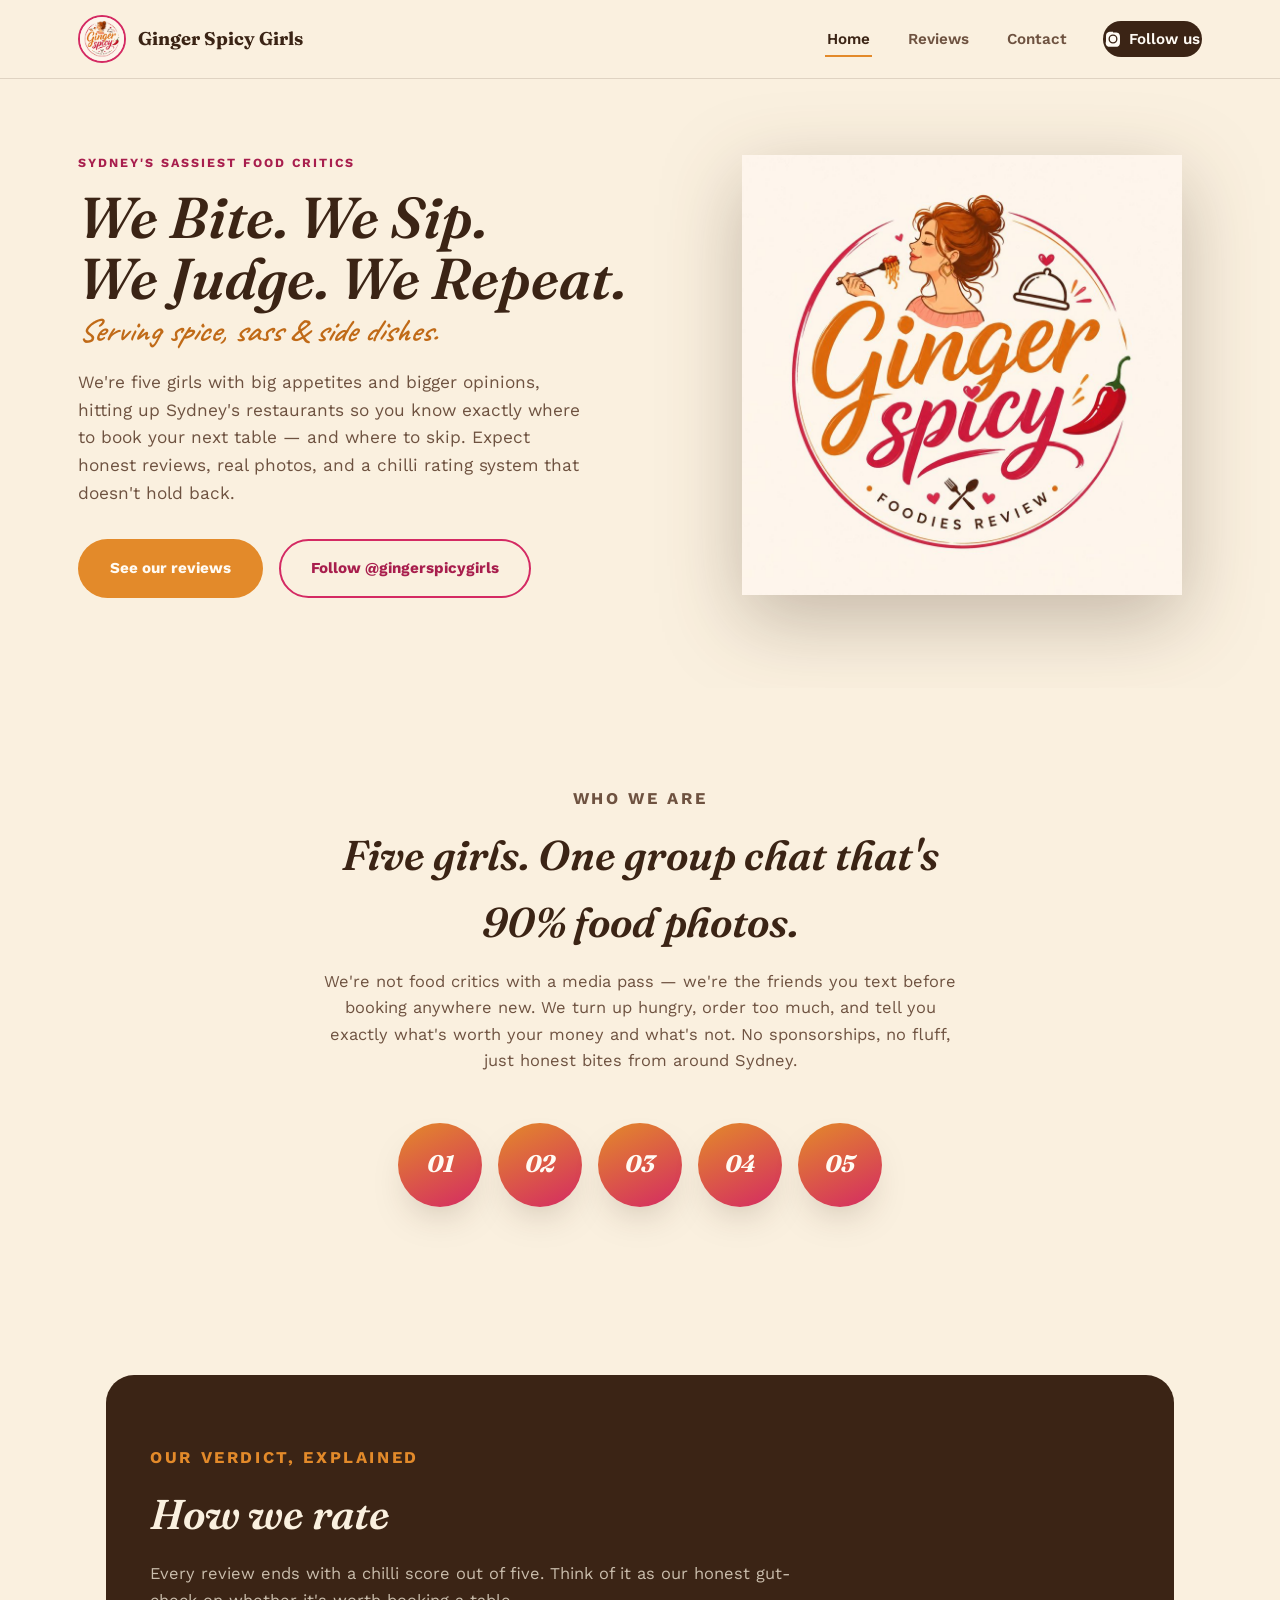
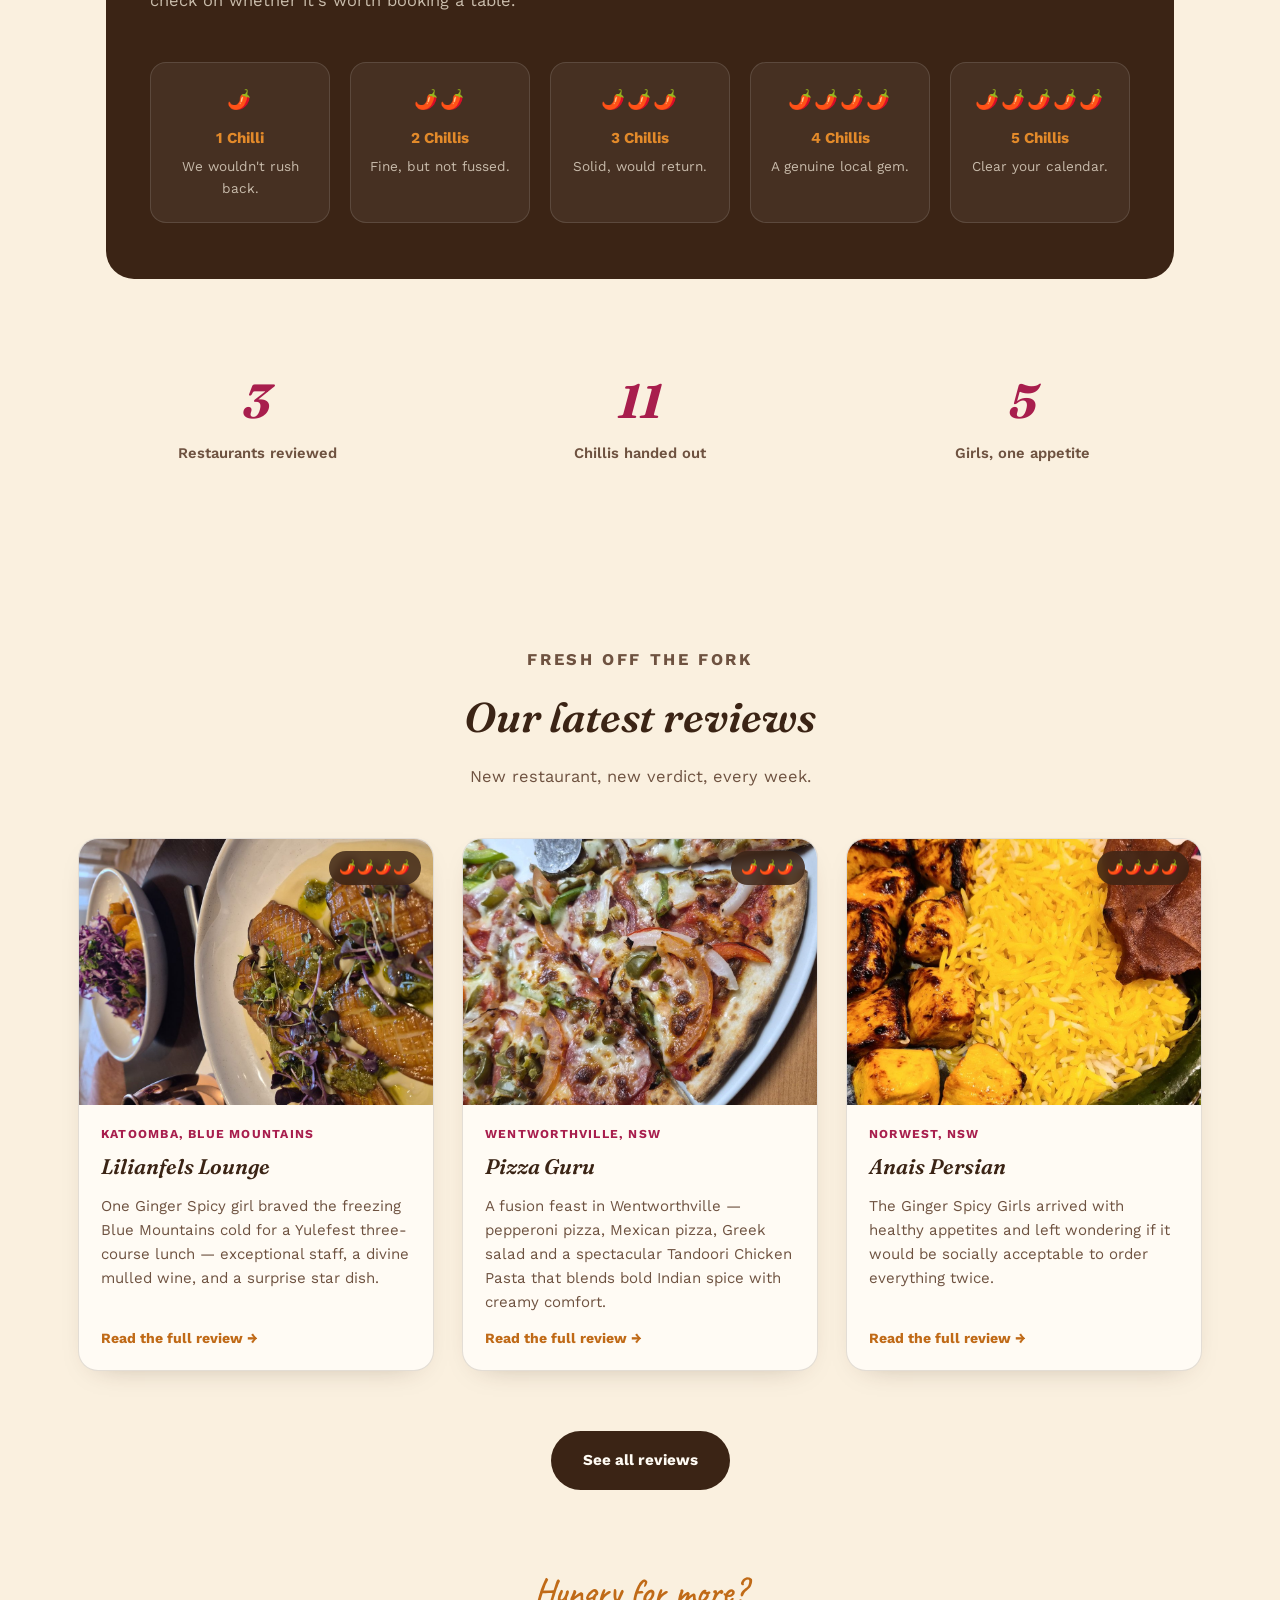
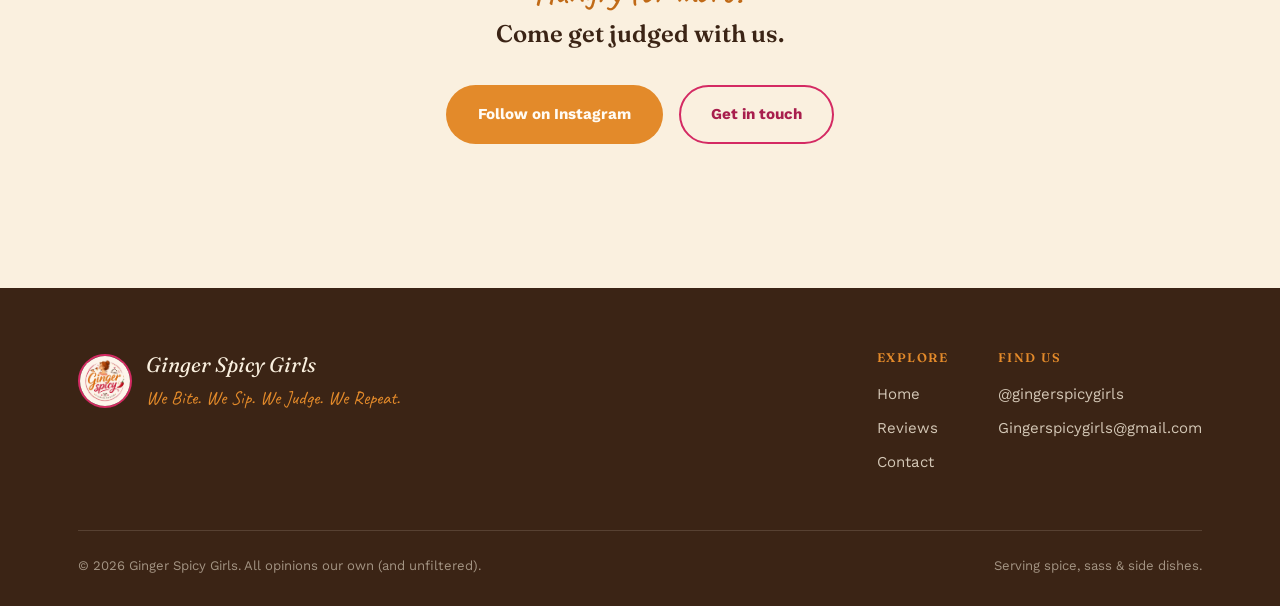
<file: index.html>
<!DOCTYPE html>
<html lang="en">
<head>
<meta charset="UTF-8">
<meta name="viewport" content="width=device-width, initial-scale=1.0">
<title>Ginger Spicy Girls | Sydney Restaurant Reviews</title>
<meta name="description" content="Five girls, big appetites, bigger opinions. Honest Sydney restaurant reviews from the Ginger Spicy Girls — we bite, we sip, we judge, we repeat.">

<link rel="preconnect" href="https://fonts.googleapis.com">
<link rel="preconnect" href="https://fonts.gstatic.com" crossorigin>
<link href="https://fonts.googleapis.com/css2?family=Fraunces:ital,wght@0,500;0,600;0,700;1,500;1,600&family=Caveat:wght@500;600;700&family=Work+Sans:wght@400;500;600;700&display=swap" rel="stylesheet">
<link rel="stylesheet" href="css/styles.css">
<link rel="icon" href="images/logo.jpg">
</head>
<body>

<div id="site-nav"></div>

<main>

  <!-- HERO -->
  <section class="hero">
    <div class="wrap">
      <div>
        <p class="eyebrow">Sydney's sassiest food critics</p>
        <h1>We Bite. We Sip.<br>We Judge. We Repeat.
          <span class="script-line">Serving spice, sass &amp; side dishes.</span>
        </h1>
        <p class="lede">We're five girls with big appetites and bigger opinions, hitting up Sydney's restaurants so you know exactly where to book your next table &mdash; and where to skip. Expect honest reviews, real photos, and a chilli rating system that doesn't hold back.</p>
        <div class="hero-ctas">
          <a class="btn btn-solid" href="reviews.html">See our reviews</a>
          <a class="btn btn-outline" href="https://www.instagram.com/gingerspicygirls?igsh=NWQ3czFib2l0cjV4" target="_blank" rel="noopener">Follow @gingerspicygirls</a>
        </div>
      </div>
      <div>
        <img class="hero-logo" src="images/logo.jpg" alt="Ginger Spicy Girls logo — illustration of a girl tasting food, surrounded by the words Ginger Spicy, Foodies Review">
      </div>
    </div>
  </section>

  <!-- WHO WE ARE -->
  <section>
    <div class="wrap">
      <div class="section-head center">
        <p class="eyebrow">Who we are</p>
        <h2>Five girls. One group chat that's 90% food photos.</h2>
        <p>We're not food critics with a media pass &mdash; we're the friends you text before booking anywhere new. We turn up hungry, order too much, and tell you exactly what's worth your money and what's not. No sponsorships, no fluff, just honest bites from around Sydney.</p>
      </div>
      <div class="girls-strip" aria-hidden="true">
        <div class="girl-chip">01</div>
        <div class="girl-chip">02</div>
        <div class="girl-chip">03</div>
        <div class="girl-chip">04</div>
        <div class="girl-chip">05</div>
      </div>
    </div>
  </section>

  <!-- HOW WE RATE -->
  <section>
    <div class="wrap">
      <div class="rate-band">
        <div class="section-head">
          <p class="eyebrow" style="color:var(--ginger)">Our verdict, explained</p>
          <h2 style="color:var(--cream)">How we rate</h2>
          <p style="color:rgba(250,240,223,0.75)">Every review ends with a chilli score out of five. Think of it as our honest gut-check on whether it's worth booking a table.</p>
        </div>
        <div class="rate-grid">
          <div class="rate-card">
            <div class="chilis">🌶️</div>
            <div class="label">1 Chilli</div>
            <div class="desc">We wouldn't rush back.</div>
          </div>
          <div class="rate-card">
            <div class="chilis">🌶️🌶️</div>
            <div class="label">2 Chillis</div>
            <div class="desc">Fine, but not fussed.</div>
          </div>
          <div class="rate-card">
            <div class="chilis">🌶️🌶️🌶️</div>
            <div class="label">3 Chillis</div>
            <div class="desc">Solid, would return.</div>
          </div>
          <div class="rate-card">
            <div class="chilis">🌶️🌶️🌶️🌶️</div>
            <div class="label">4 Chillis</div>
            <div class="desc">A genuine local gem.</div>
          </div>
          <div class="rate-card">
            <div class="chilis">🌶️🌶️🌶️🌶️🌶️</div>
            <div class="label">5 Chillis</div>
            <div class="desc">Clear your calendar.</div>
          </div>
        </div>
      </div>
    </div>
  </section>

  <!-- STATS -->
  <section style="padding-top:0;">
    <div class="wrap">
      <div class="stats-row" id="statsRow"></div>
    </div>
  </section>

  <!-- LATEST REVIEWS -->
  <section>
    <div class="wrap">
      <div class="section-head center">
        <p class="eyebrow">Fresh off the fork</p>
        <h2>Our latest reviews</h2>
        <p>New restaurant, new verdict, every week.</p>
      </div>
      <div class="review-grid" id="latestReviews"></div>
      <div class="text-center mt-lg">
        <a class="btn btn-dark" href="reviews.html">See all reviews</a>
      </div>
    </div>
  </section>

  <!-- CTA -->
  <section style="padding-top:0;">
    <div class="wrap text-center">
      <p class="script-line" style="font-size:2.2rem;">Hungry for more?</p>
      <h2 style="margin-top:6px;">Come get judged with us.</h2>
      <div class="hero-ctas" style="justify-content:center;">
        <a class="btn btn-solid" href="https://www.instagram.com/gingerspicygirls?igsh=NWQ3czFib2l0cjV4" target="_blank" rel="noopener">Follow on Instagram</a>
        <a class="btn btn-outline" href="contact.html">Get in touch</a>
      </div>
    </div>
  </section>

</main>

<div id="site-footer"></div>

<script src="js/nav.js"></script>
<script src="js/footer.js"></script>
<script src="js/reviews-data.js"></script>
<script src="js/reviews.js"></script>
<script>
  var latest = GSG.sortedReviews("newest").slice(0, 3);
  GSG.renderGrid("latestReviews", latest);

  var restaurantCount = REVIEWS.length;
  var totalChilis = REVIEWS.reduce(function (sum, r) { return sum + r.chilis; }, 0);

  document.getElementById("statsRow").innerHTML =
    '<div class="stat"><b>' + restaurantCount + '</b><span>Restaurants reviewed</span></div>' +
    '<div class="stat"><b>' + totalChilis + '</b><span>Chillis handed out</span></div>' +
    '<div class="stat"><b>5</b><span>Girls, one appetite</span></div>';
</script>
</body>
</html>
</file>
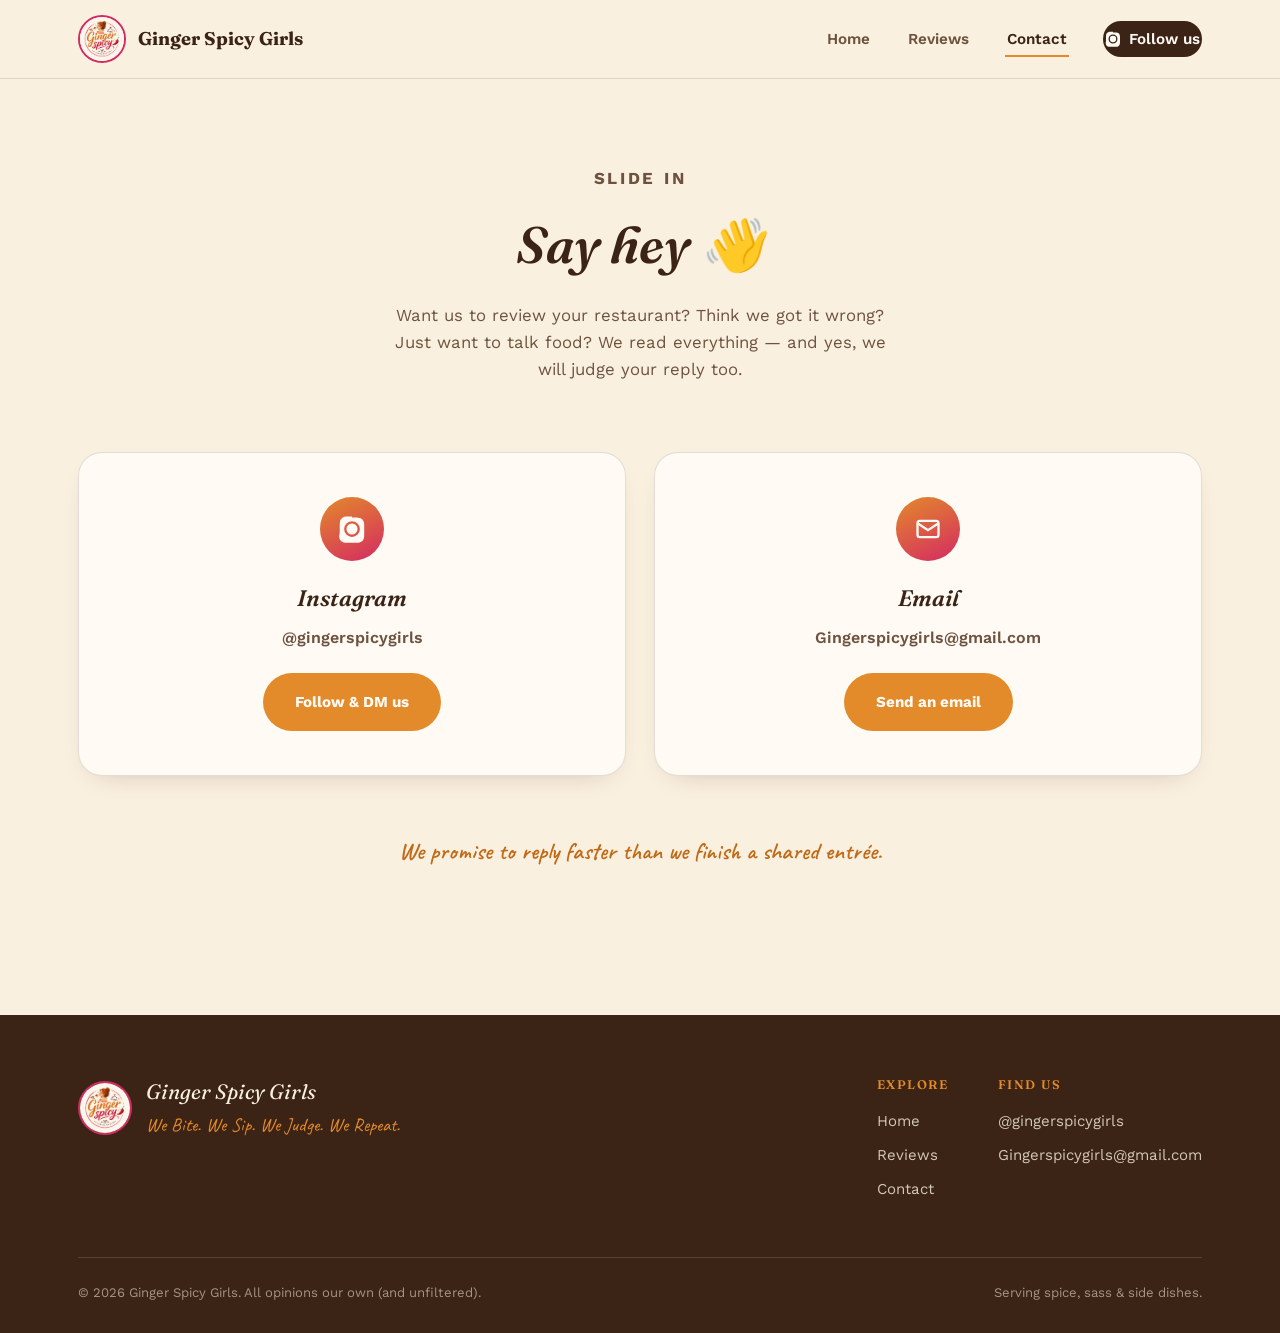
<file: contact.html>
<!DOCTYPE html>
<html lang="en">
<head>
<meta charset="UTF-8">
<meta name="viewport" content="width=device-width, initial-scale=1.0">
<title>Contact | Ginger Spicy Girls</title>
<meta name="description" content="Get in touch with the Ginger Spicy Girls via Instagram or email.">

<link rel="preconnect" href="https://fonts.googleapis.com">
<link rel="preconnect" href="https://fonts.gstatic.com" crossorigin>
<link href="https://fonts.googleapis.com/css2?family=Fraunces:ital,wght@0,500;0,600;0,700;1,500;1,600&family=Caveat:wght@500;600;700&family=Work+Sans:wght@400;500;600;700&display=swap" rel="stylesheet">
<link rel="stylesheet" href="css/styles.css">
<link rel="icon" href="images/logo.jpg">
</head>
<body>

<div id="site-nav"></div>

<main>

  <section class="contact-hero">
    <div class="wrap">
      <p class="eyebrow">Slide in</p>
      <h1>Say hey 👋</h1>
      <p>Want us to review your restaurant? Think we got it wrong? Just want to talk food? We read everything &mdash; and yes, we will judge your reply too.</p>
    </div>
  </section>

  <section style="padding-top:0;">
    <div class="wrap">
      <div class="contact-grid">

        <div class="contact-card">
          <div class="icon-badge">
            <svg viewBox="0 0 24 24" fill="currentColor"><path d="M12 2.2c3.2 0 3.6 0 4.85.07 1.17.05 2.2.27 3 .8a4.9 4.9 0 0 1 1.78 1.78c.53.8.75 1.83.8 3C22.5 9.1 22.5 9.5 22.5 12.7v.6c0 3.2 0 3.6-.07 4.85-.05 1.17-.27 2.2-.8 3a4.9 4.9 0 0 1-1.78 1.78c-.8.53-1.83.75-3 .8-1.25.07-1.65.07-4.85.07h-.6c-3.2 0-3.6 0-4.85-.07-1.17-.05-2.2-.27-3-.8a4.9 4.9 0 0 1-1.78-1.78c-.53-.8-.75-1.83-.8-3C1.5 15.9 1.5 15.5 1.5 12.3v-.6c0-3.2 0-3.6.07-4.85.05-1.17.27-2.2.8-3A4.9 4.9 0 0 1 4.15 2.07c.8-.53 1.83-.75 3-.8C8.4 1.2 8.8 1.2 12 1.2v1zm0 3.05a6.75 6.75 0 1 0 0 13.5 6.75 6.75 0 0 0 0-13.5zm0 2a4.75 4.75 0 1 1 0 9.5 4.75 4.75 0 0 1 0-9.5zm6.9-.35a1.15 1.15 0 1 1-2.3 0 1.15 1.15 0 0 1 2.3 0z"/></svg>
          </div>
          <h3>Instagram</h3>
          <p class="handle">@gingerspicygirls</p>
          <a class="btn btn-solid" href="https://www.instagram.com/gingerspicygirls?igsh=NWQ3czFib2l0cjV4" target="_blank" rel="noopener">Follow &amp; DM us</a>
        </div>

        <div class="contact-card">
          <div class="icon-badge">
            <svg viewBox="0 0 24 24" fill="none" stroke="currentColor" stroke-width="2"><rect x="3" y="5" width="18" height="14" rx="2"/><path d="M3 7l9 6 9-6"/></svg>
          </div>
          <h3>Email</h3>
          <p class="handle">Gingerspicygirls@gmail.com</p>
          <a class="btn btn-solid" href="mailto:Gingerspicygirls@gmail.com">Send an email</a>
        </div>

      </div>

      <p class="contact-note">We promise to reply faster than we finish a shared entrée.</p>
    </div>
  </section>

</main>

<div id="site-footer"></div>

<script src="js/nav.js"></script>
<script src="js/footer.js"></script>
</body>
</html>
</file>
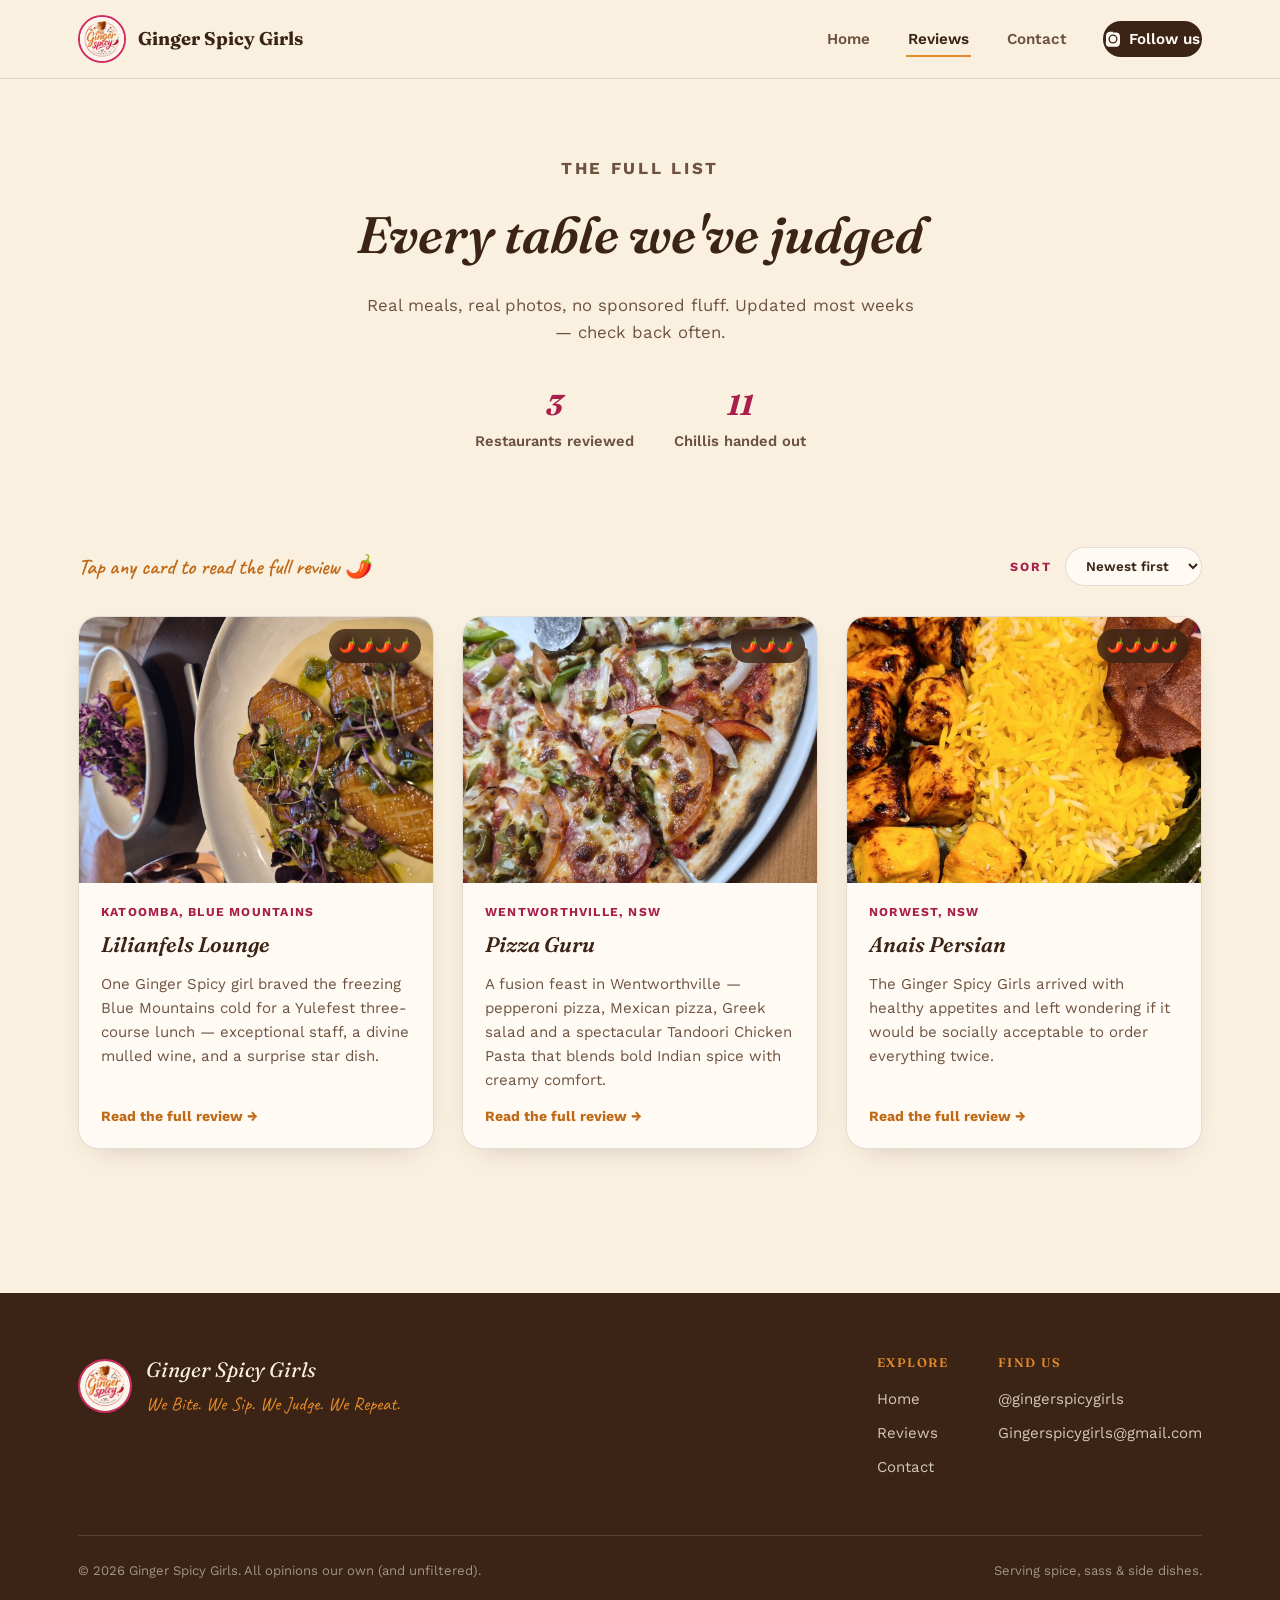
<file: reviews.html>
<!DOCTYPE html>
<html lang="en">
<head>
<meta charset="UTF-8">
<meta name="viewport" content="width=device-width, initial-scale=1.0">
<title>Reviews | Ginger Spicy Girls</title>
<meta name="description" content="Every restaurant the Ginger Spicy Girls have bitten, sipped and judged — updated weekly, rated in chillis.">

<link rel="preconnect" href="https://fonts.googleapis.com">
<link rel="preconnect" href="https://fonts.gstatic.com" crossorigin>
<link href="https://fonts.googleapis.com/css2?family=Fraunces:ital,wght@0,500;0,600;0,700;1,500;1,600&family=Caveat:wght@500;600;700&family=Work+Sans:wght@400;500;600;700&display=swap" rel="stylesheet">
<link rel="stylesheet" href="css/styles.css">
<link rel="icon" href="images/logo.jpg">
</head>
<body>

<div id="site-nav"></div>

<main>

  <section class="reviews-hero">
    <div class="wrap">
      <p class="eyebrow">The full list</p>
      <h1>Every table we've judged</h1>
      <p>Real meals, real photos, no sponsored fluff. Updated most weeks &mdash; check back often.</p>
      <div class="reviews-stats" id="reviewsStats"></div>
    </div>
  </section>

  <section style="padding-top:20px;">
    <div class="wrap">
      <div class="reviews-toolbar">
        <div class="script-line" style="font-size:1.4rem;">Tap any card to read the full review 🌶️</div>
        <div>
          <label for="sortSelect" class="eyebrow" style="margin-right:8px;">Sort</label>
          <select class="sort-select" id="sortSelect">
            <option value="newest">Newest first</option>
            <option value="oldest">Oldest first</option>
          </select>
        </div>
      </div>
      <div class="review-grid" id="allReviews"></div>
    </div>
  </section>

</main>

<div id="site-footer"></div>

<script src="js/nav.js"></script>
<script src="js/footer.js"></script>
<script src="js/reviews-data.js"></script>
<script src="js/reviews.js"></script>
<script>
  function refresh() {
    var order = document.getElementById("sortSelect").value;
    GSG.renderGrid("allReviews", GSG.sortedReviews(order));
  }
  document.getElementById("sortSelect").addEventListener("change", refresh);
  refresh();

  var totalChilis = REVIEWS.reduce(function (sum, r) { return sum + r.chilis; }, 0);
  document.getElementById("reviewsStats").innerHTML =
    '<div class="stat"><b>' + REVIEWS.length + '</b><span>Restaurants reviewed</span></div>' +
    '<div class="stat"><b>' + totalChilis + '</b><span>Chillis handed out</span></div>';

  // If someone links directly to reviews.html#slug, open that review.
  if (window.location.hash) {
    var slug = window.location.hash.replace("#", "");
    setTimeout(function () { GSG.openModal(slug); }, 50);
  }
</script>
</body>
</html>
</file>
<file: css/styles.css>
/* ==========================================================================
   GINGER SPICY GIRLS — shared stylesheet
   Palette pulled from the logo: cream backdrop, ginger orange + spicy pink
   script, deep brown ink, chilli red for the rating system.
   ========================================================================== */

:root {
  /* --- colour tokens --- */
  --cream:        #FAF0DF;
  --cream-deep:   #F3E3C8;
  --paper:        #FFFBF4;
  --ink:          #3B2415;
  --ink-soft:     #6E5240;
  --ginger:       #E38A2A;
  --ginger-dark:  #C06A17;
  --spicy:        #D42A63;
  --spicy-dark:   #A81E4D;
  --chili:        #C4341F;
  --line:         rgba(59, 36, 21, 0.14);
  --shadow:       0 18px 40px -18px rgba(59, 36, 21, 0.35);

  /* --- type --- */
  --font-display: "Fraunces", Georgia, serif;
  --font-script:  "Caveat", cursive;
  --font-body:    "Work Sans", -apple-system, BlinkMacSystemFont, sans-serif;

  --container: 1180px;
}

/* --- reset --- */
* { box-sizing: border-box; }
html { scroll-behavior: smooth; }
body {
  margin: 0;
  font-family: var(--font-body);
  background: var(--cream);
  color: var(--ink);
  line-height: 1.6;
  -webkit-font-smoothing: antialiased;
}
img { max-width: 100%; display: block; }
a { color: inherit; text-decoration: none; }
ul { margin: 0; padding: 0; list-style: none; }
h1, h2, h3, h4 { font-family: var(--font-display); margin: 0; font-weight: 600; }
p { margin: 0; }
button { font-family: inherit; cursor: pointer; }

@media (prefers-reduced-motion: reduce) {
  *, *::before, *::after { animation-duration: 0.001ms !important; transition-duration: 0.001ms !important; }
  html { scroll-behavior: auto; }
}

:focus-visible {
  outline: 3px solid var(--spicy);
  outline-offset: 3px;
}

.wrap {
  max-width: var(--container);
  margin: 0 auto;
  padding: 0 28px;
}

.eyebrow {
  font-family: var(--font-body);
  font-weight: 700;
  letter-spacing: 0.16em;
  text-transform: uppercase;
  font-size: 0.78rem;
  color: var(--spicy-dark);
}

.script-line {
  font-family: var(--font-script);
  font-weight: 600;
  color: var(--ginger-dark);
  font-size: 1.7rem;
  line-height: 1;
}

/* underline squiggle used behind key words */
.squiggle {
  position: relative;
  white-space: nowrap;
}
.squiggle svg {
  position: absolute;
  left: 0;
  bottom: -0.14em;
  width: 100%;
  height: 0.35em;
}

/* ==========================================================================
   NAV (injected by js/nav.js)
   ========================================================================== */
.site-nav {
  position: sticky;
  top: 0;
  z-index: 100;
  background: rgba(250, 240, 223, 0.92);
  backdrop-filter: blur(10px);
  border-bottom: 1px solid var(--line);
}
.site-nav .wrap {
  display: flex;
  align-items: center;
  justify-content: space-between;
  height: 78px;
}
.nav-brand {
  display: flex;
  align-items: center;
  gap: 12px;
  font-family: var(--font-display);
  font-weight: 700;
  font-size: 1.15rem;
  color: var(--ink);
}
.nav-brand img {
  height: 48px;
  width: 48px;
  border-radius: 50%;
  object-fit: cover;
  border: 2px solid var(--spicy);
}
.nav-links {
  display: flex;
  align-items: center;
  gap: 34px;
}
.nav-links a {
  font-weight: 600;
  font-size: 0.95rem;
  position: relative;
  padding: 6px 2px;
  color: var(--ink-soft);
  transition: color 0.2s ease;
}
.nav-links a::after {
  content: "";
  position: absolute;
  left: 0; right: 100%;
  bottom: 0;
  height: 2px;
  background: var(--ginger);
  transition: right 0.25s ease;
}
.nav-links a:hover,
.nav-links a[aria-current="page"] { color: var(--ink); }
.nav-links a:hover::after,
.nav-links a[aria-current="page"]::after { right: 0; }

.nav-ig {
  display: inline-flex;
  align-items: center;
  gap: 8px;
  background: var(--ink);
  color: var(--paper) !important;
  padding: 9px 16px;
  border-radius: 999px;
  font-weight: 700;
  font-size: 0.85rem;
  transition: transform 0.2s ease, background 0.2s ease;
}
.nav-ig:hover { background: var(--spicy); transform: translateY(-2px); }
.nav-ig svg { width: 16px; height: 16px; }

.nav-toggle {
  display: none;
  background: none;
  border: none;
  padding: 8px;
}
.nav-toggle span {
  display: block;
  width: 24px;
  height: 2px;
  background: var(--ink);
  margin: 5px 0;
  transition: transform 0.25s ease, opacity 0.25s ease;
}

@media (max-width: 780px) {
  .nav-toggle { display: block; }
  .nav-links {
    position: fixed;
    top: 78px; left: 0; right: 0;
    background: var(--paper);
    flex-direction: column;
    align-items: flex-start;
    gap: 0;
    border-bottom: 1px solid var(--line);
    max-height: 0;
    overflow: hidden;
    transition: max-height 0.3s ease;
  }
  .nav-links.open { max-height: 320px; }
  .nav-links a { width: 100%; padding: 16px 28px; border-bottom: 1px solid var(--line); }
  .nav-links a::after { display: none; }
  .nav-links .nav-ig { margin: 16px 28px; width: fit-content; }
}

/* ==========================================================================
   BUTTONS
   ========================================================================== */
.btn {
  display: inline-flex;
  align-items: center;
  gap: 10px;
  padding: 15px 30px;
  border-radius: 999px;
  font-weight: 700;
  font-size: 0.95rem;
  border: 2px solid transparent;
  transition: transform 0.2s ease, box-shadow 0.2s ease, background 0.2s ease, color 0.2s ease;
}
.btn-solid {
  background: var(--ginger);
  color: var(--paper);
}
.btn-solid:hover { background: var(--ginger-dark); transform: translateY(-2px); box-shadow: var(--shadow); }
.btn-outline {
  border-color: var(--spicy);
  color: var(--spicy-dark);
  background: transparent;
}
.btn-outline:hover { background: var(--spicy); color: var(--paper); transform: translateY(-2px); }
.btn-dark {
  background: var(--ink);
  color: var(--paper);
}
.btn-dark:hover { background: var(--spicy); transform: translateY(-2px); }

/* ==========================================================================
   HERO (index)
   ========================================================================== */
.hero {
  padding: 74px 0 90px;
  position: relative;
  overflow: hidden;
}
.hero .wrap {
  display: grid;
  grid-template-columns: 1.1fr 0.9fr;
  gap: 56px;
  align-items: center;
}
.hero-logo {
  width: 100%;
  max-width: 440px;
  margin: 0 auto;
  filter: drop-shadow(0 24px 40px rgba(59,36,21,0.28));
  animation: float 6s ease-in-out infinite;
}
@keyframes float {
  0%, 100% { transform: translateY(0) rotate(-1deg); }
  50% { transform: translateY(-14px) rotate(1deg); }
}
.hero h1 {
  font-size: clamp(2.4rem, 4.6vw, 3.6rem);
  line-height: 1.06;
  font-style: italic;
  margin-top: 14px;
}
.hero .script-line { display: block; margin-top: 6px; font-size: clamp(1.5rem, 2.6vw, 2rem); }
.hero p.lede {
  margin-top: 22px;
  max-width: 46ch;
  font-size: 1.08rem;
  color: var(--ink-soft);
}
.hero-ctas {
  margin-top: 32px;
  display: flex;
  gap: 16px;
  flex-wrap: wrap;
}

@media (max-width: 900px) {
  .hero .wrap { grid-template-columns: 1fr; text-align: center; }
  .hero-ctas { justify-content: center; }
  .hero p.lede { margin-left: auto; margin-right: auto; }
}

/* ==========================================================================
   SECTIONS shared
   ========================================================================== */
section { padding: 84px 0; }
.section-head { max-width: 640px; margin-bottom: 48px; }
.section-head.center { margin-left: auto; margin-right: auto; text-align: center; }
.section-head h2 {
  font-size: clamp(1.9rem, 3.4vw, 2.6rem);
  font-style: italic;
  margin-top: 10px;
}
.section-head p { margin-top: 14px; color: var(--ink-soft); font-size: 1.03rem; }

.divider-chili {
  display: flex;
  gap: 10px;
  font-size: 1.3rem;
  opacity: 0.9;
}

/* --- how we rate --- */
.rate-band {
  background: var(--ink);
  color: var(--cream);
  border-radius: 28px;
  margin: 0 28px;
  padding: 56px 44px;
}
.rate-band .wrap { padding: 0; max-width: 100%; }
.rate-grid {
  display: grid;
  grid-template-columns: repeat(5, 1fr);
  gap: 20px;
  margin-top: 40px;
}
.rate-card {
  background: rgba(255,255,255,0.06);
  border: 1px solid rgba(255,255,255,0.12);
  border-radius: 16px;
  padding: 22px 16px;
  text-align: center;
  transition: transform 0.2s ease, background 0.2s ease;
}
.rate-card:hover { transform: translateY(-6px); background: rgba(255,255,255,0.1); }
.rate-card .chilis { font-size: 1.2rem; margin-bottom: 10px; letter-spacing: 2px; }
.rate-card .label { font-weight: 700; font-size: 0.95rem; color: var(--ginger); }
.rate-card .desc { font-size: 0.85rem; color: rgba(250,240,223,0.72); margin-top: 6px; }

@media (max-width: 860px) {
  .rate-grid { grid-template-columns: repeat(2, 1fr); }
  .rate-band { margin: 0 16px; padding: 40px 22px; }
}

/* --- stats --- */
.stats-row {
  display: grid;
  grid-template-columns: repeat(3, 1fr);
  gap: 24px;
  text-align: center;
}
.stat b {
  display: block;
  font-family: var(--font-display);
  font-style: italic;
  font-size: clamp(2.2rem, 4vw, 3rem);
  color: var(--spicy-dark);
}
.stat span { color: var(--ink-soft); font-size: 0.92rem; font-weight: 600; }

@media (max-width: 700px) {
  .stats-row { grid-template-columns: 1fr; gap: 30px; }
}

/* --- girls strip --- */
.girls-strip {
  display: flex;
  gap: 16px;
  justify-content: center;
  flex-wrap: wrap;
  margin-top: 40px;
}
.girl-chip {
  width: 84px; height: 84px;
  border-radius: 50%;
  background: linear-gradient(155deg, var(--ginger), var(--spicy));
  display: flex; align-items: center; justify-content: center;
  color: var(--paper);
  font-family: var(--font-display);
  font-style: italic;
  font-size: 1.5rem;
  font-weight: 700;
  box-shadow: var(--shadow);
  transition: transform 0.25s ease;
}
.girl-chip:hover { transform: translateY(-6px) rotate(-4deg); }

/* ==========================================================================
   LATEST REVIEW PREVIEW CARDS (index) + REVIEW GRID (reviews page)
   ========================================================================== */
.review-grid {
  display: grid;
  grid-template-columns: repeat(3, 1fr);
  gap: 28px;
}
.review-card {
  background: var(--paper);
  border-radius: 20px;
  overflow: hidden;
  border: 1px solid var(--line);
  box-shadow: 0 10px 30px -20px rgba(59,36,21,0.4);
  transition: transform 0.25s ease, box-shadow 0.25s ease;
  display: flex;
  flex-direction: column;
}
.review-card:hover { transform: translateY(-6px); box-shadow: var(--shadow); }
.review-card .thumb {
  aspect-ratio: 4/3;
  overflow: hidden;
  position: relative;
}
.review-card .thumb img {
  width: 100%; height: 100%; object-fit: cover;
  transition: transform 0.5s ease;
}
.review-card:hover .thumb img { transform: scale(1.06); }
.review-card .chilirow {
  position: absolute;
  top: 12px; right: 12px;
  background: rgba(59,36,21,0.82);
  color: var(--cream);
  padding: 6px 10px;
  border-radius: 999px;
  font-size: 0.85rem;
  letter-spacing: 1px;
  backdrop-filter: blur(4px);
}
.review-card .body { padding: 20px 22px 24px; flex: 1; display: flex; flex-direction: column; }
.review-card .loc {
  font-size: 0.76rem;
  font-weight: 700;
  letter-spacing: 0.1em;
  text-transform: uppercase;
  color: var(--spicy-dark);
}
.review-card h3 { font-size: 1.32rem; margin-top: 6px; font-style: italic; }
.review-card .teaser {
  margin-top: 10px;
  color: var(--ink-soft);
  font-size: 0.94rem;
  flex: 1;
}
.review-card .readmore {
  margin-top: 16px;
  font-weight: 700;
  font-size: 0.88rem;
  color: var(--ginger-dark);
  display: inline-flex;
  align-items: center;
  gap: 6px;
  align-self: flex-start;
  background: none;
  border: none;
  padding: 0;
}
.review-card .readmore:hover { color: var(--spicy); }

@media (max-width: 980px) { .review-grid { grid-template-columns: repeat(2, 1fr); } }
@media (max-width: 640px) { .review-grid { grid-template-columns: 1fr; } }

/* ==========================================================================
   REVIEWS PAGE specific
   ========================================================================== */
.reviews-hero {
  padding: 60px 0 20px;
  text-align: center;
}
.reviews-hero h1 { font-size: clamp(2.2rem, 4.4vw, 3.2rem); font-style: italic; margin-top: 12px; }
.reviews-hero p { max-width: 56ch; margin: 16px auto 0; color: var(--ink-soft); font-size: 1.05rem; }

.reviews-stats {
  display: flex;
  justify-content: center;
  gap: 40px;
  margin: 36px 0 8px;
  flex-wrap: wrap;
}
.reviews-stats .stat b { font-size: 1.8rem; }

.reviews-toolbar {
  display: flex;
  justify-content: space-between;
  align-items: center;
  gap: 16px;
  flex-wrap: wrap;
  margin: 46px 0 30px;
}
.sort-select {
  font-family: var(--font-body);
  font-weight: 600;
  padding: 10px 16px;
  border-radius: 999px;
  border: 1px solid var(--line);
  background: var(--paper);
  color: var(--ink);
}

/* ==========================================================================
   MODAL (full review + gallery)
   ========================================================================== */
.modal-overlay {
  position: fixed; inset: 0;
  background: rgba(30, 18, 10, 0.72);
  backdrop-filter: blur(3px);
  display: none;
  align-items: flex-start;
  justify-content: center;
  padding: 40px 18px;
  overflow-y: auto;
  z-index: 300;
}
.modal-overlay.open { display: flex; }
.modal-card {
  background: var(--paper);
  border-radius: 22px;
  max-width: 780px;
  width: 100%;
  overflow: hidden;
  box-shadow: 0 40px 80px -20px rgba(0,0,0,0.5);
  animation: pop-in 0.25s ease;
}
@keyframes pop-in {
  from { opacity: 0; transform: translateY(20px) scale(0.98); }
  to { opacity: 1; transform: translateY(0) scale(1); }
}
.modal-gallery {
  display: grid;
  grid-template-columns: repeat(4, 1fr);
  gap: 3px;
}
.modal-gallery img {
  width: 100%; height: 130px; object-fit: cover;
  cursor: zoom-in;
}
.modal-gallery img:first-child {
  grid-column: span 4;
  height: 280px;
}
.modal-body { padding: 30px 34px 36px; }
.modal-close {
  position: absolute;
  top: 16px; right: 16px;
  background: rgba(59,36,21,0.75);
  color: var(--cream);
  border: none;
  width: 38px; height: 38px;
  border-radius: 50%;
  font-size: 1.1rem;
  z-index: 2;
}
.modal-close:hover { background: var(--spicy); }
.modal-card { position: relative; }
.modal-body .loc { font-size: 0.78rem; font-weight: 700; letter-spacing: 0.1em; text-transform: uppercase; color: var(--spicy-dark); }
.modal-body h3 { font-size: 1.8rem; font-style: italic; margin-top: 6px; }
.modal-body .chilirow { margin-top: 8px; font-size: 1.1rem; letter-spacing: 3px; }
.modal-body .text { margin-top: 20px; color: var(--ink-soft); white-space: pre-line; font-size: 0.98rem; }
.modal-body .actions { margin-top: 26px; display: flex; gap: 14px; flex-wrap: wrap; }

@media (max-width: 640px) {
  .modal-gallery { grid-template-columns: repeat(2, 1fr); }
  .modal-gallery img:first-child { grid-column: span 2; height: 200px; }
  .modal-body { padding: 24px 20px 28px; }
}

/* lightbox for single enlarged image within modal */
.lightbox {
  position: fixed; inset: 0;
  background: rgba(10,6,3,0.92);
  display: none;
  align-items: center; justify-content: center;
  z-index: 400;
  padding: 24px;
}
.lightbox.open { display: flex; }
.lightbox img { max-width: 100%; max-height: 90vh; border-radius: 10px; }

/* ==========================================================================
   CONTACT PAGE
   ========================================================================== */
.contact-hero { text-align: center; padding: 70px 0 20px; }
.contact-hero h1 { font-size: clamp(2.2rem, 4.4vw, 3.2rem); font-style: italic; margin-top: 12px; }
.contact-hero p { max-width: 52ch; margin: 16px auto 0; color: var(--ink-soft); font-size: 1.05rem; }

.contact-grid {
  display: grid;
  grid-template-columns: 1fr 1fr;
  gap: 28px;
  margin-top: 50px;
}
.contact-card {
  background: var(--paper);
  border: 1px solid var(--line);
  border-radius: 24px;
  padding: 44px 36px;
  text-align: center;
  box-shadow: 0 10px 30px -20px rgba(59,36,21,0.4);
  transition: transform 0.25s ease;
}
.contact-card:hover { transform: translateY(-6px); }
.contact-card .icon-badge {
  width: 64px; height: 64px;
  border-radius: 50%;
  margin: 0 auto 20px;
  display: flex; align-items: center; justify-content: center;
  background: linear-gradient(155deg, var(--ginger), var(--spicy));
  color: var(--paper);
}
.contact-card .icon-badge svg { width: 28px; height: 28px; }
.contact-card h3 { font-size: 1.4rem; font-style: italic; }
.contact-card .handle { margin-top: 8px; color: var(--ink-soft); font-weight: 600; word-break: break-word; }
.contact-card .btn { margin-top: 22px; }

@media (max-width: 760px) { .contact-grid { grid-template-columns: 1fr; } }

.contact-note {
  max-width: 640px;
  margin: 56px auto 0;
  text-align: center;
  color: var(--ink-soft);
  font-size: 1rem;
  font-family: var(--font-script);
  font-weight: 600;
  font-size: 1.5rem;
  color: var(--ginger-dark);
}

/* ==========================================================================
   FOOTER (injected by js/footer.js)
   ========================================================================== */
.site-footer {
  background: var(--ink);
  color: var(--cream);
  margin-top: 60px;
  padding: 60px 0 30px;
}
.footer-top {
  display: flex;
  justify-content: space-between;
  align-items: flex-start;
  gap: 40px;
  flex-wrap: wrap;
}
.footer-brand { display: flex; gap: 14px; align-items: center; }
.footer-brand img {
  height: 54px; width: 54px; border-radius: 50%; object-fit: cover;
  border: 2px solid var(--spicy);
}
.footer-brand .name { font-family: var(--font-display); font-style: italic; font-size: 1.3rem; }
.footer-brand .tag { font-family: var(--font-script); color: var(--ginger); font-size: 1.2rem; margin-top: 2px; }

.footer-links { display: flex; gap: 50px; flex-wrap: wrap; }
.footer-col h4 {
  font-size: 0.78rem;
  letter-spacing: 0.12em;
  text-transform: uppercase;
  color: var(--ginger);
  margin-bottom: 14px;
}
.footer-col a, .footer-col p {
  display: block;
  color: rgba(250,240,223,0.8);
  font-size: 0.94rem;
  margin-bottom: 10px;
  transition: color 0.2s ease;
}
.footer-col a:hover { color: var(--paper); }

.footer-bottom {
  margin-top: 46px;
  padding-top: 24px;
  border-top: 1px solid rgba(250,240,223,0.14);
  display: flex;
  justify-content: space-between;
  gap: 12px;
  flex-wrap: wrap;
  font-size: 0.82rem;
  color: rgba(250,240,223,0.55);
}

/* ==========================================================================
   utility
   ========================================================================== */
.text-center { text-align: center; }
.mt-lg { margin-top: 60px; }
</file>
